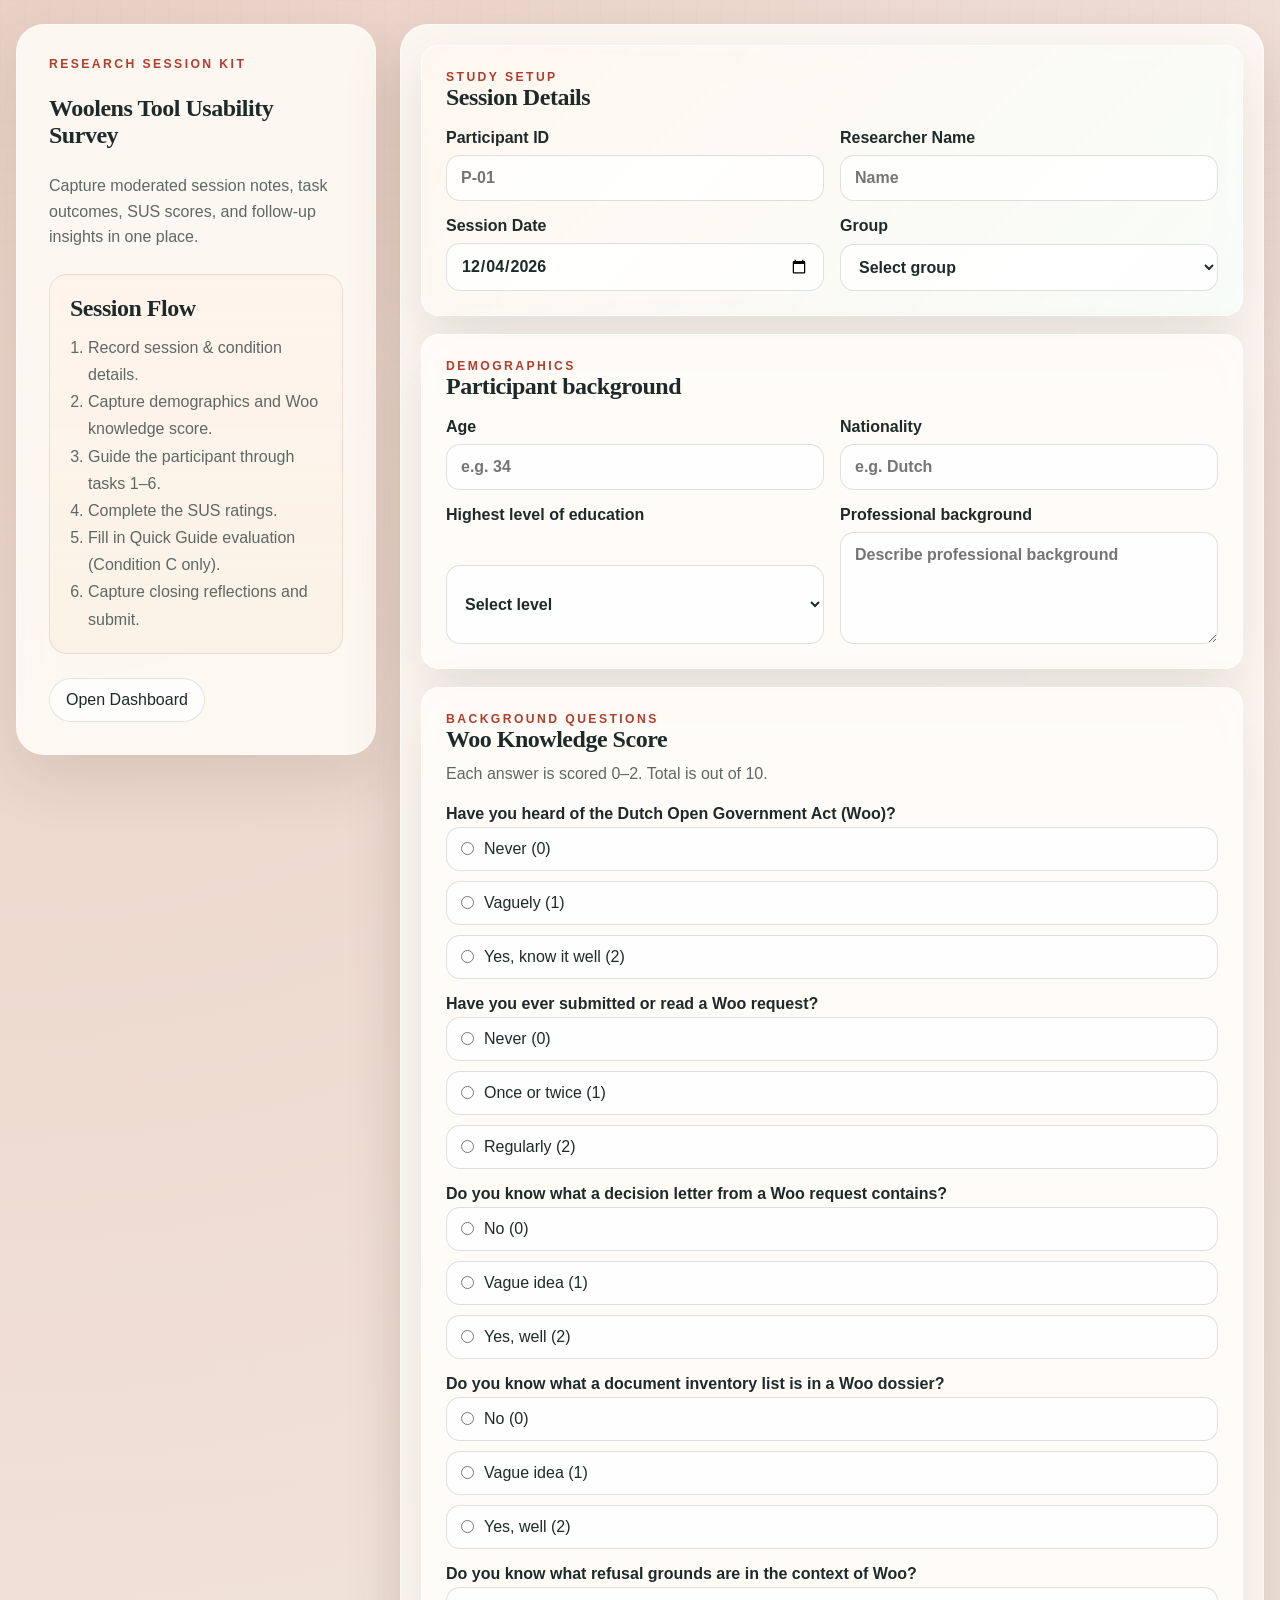
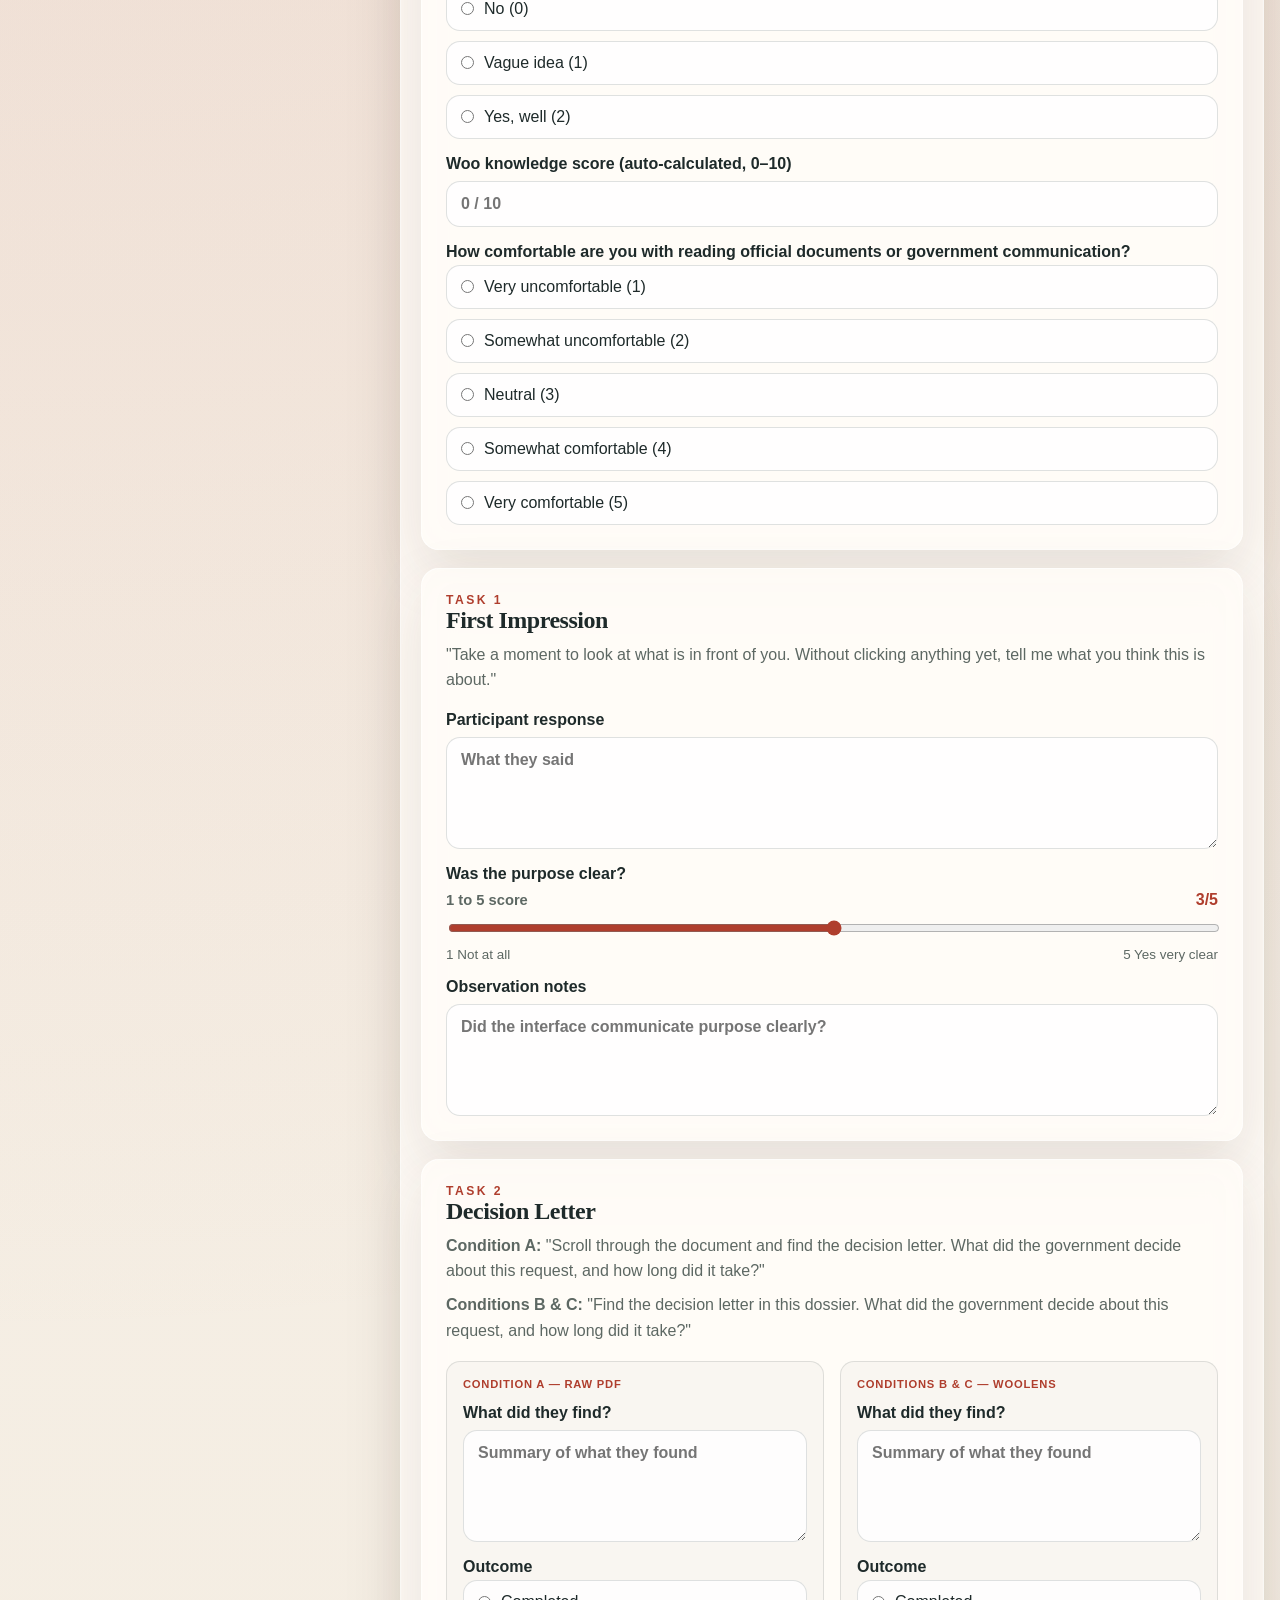
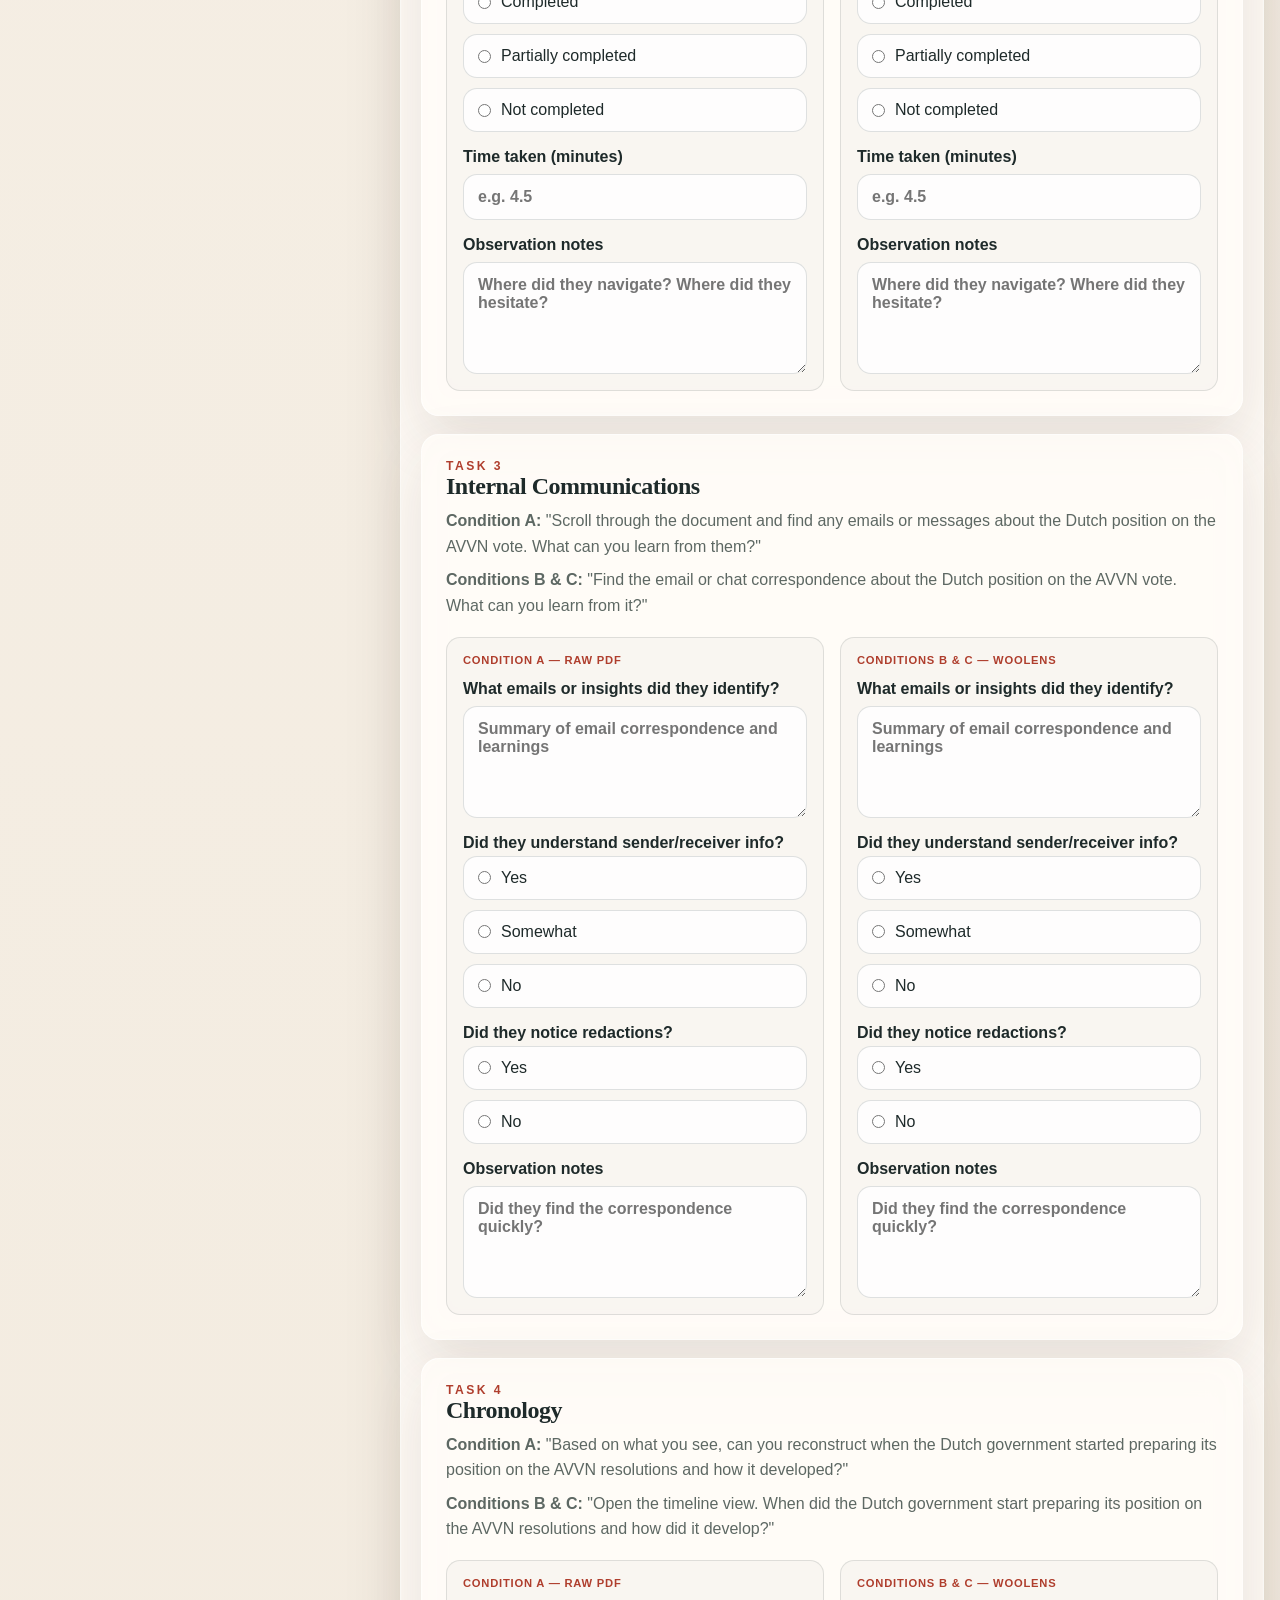
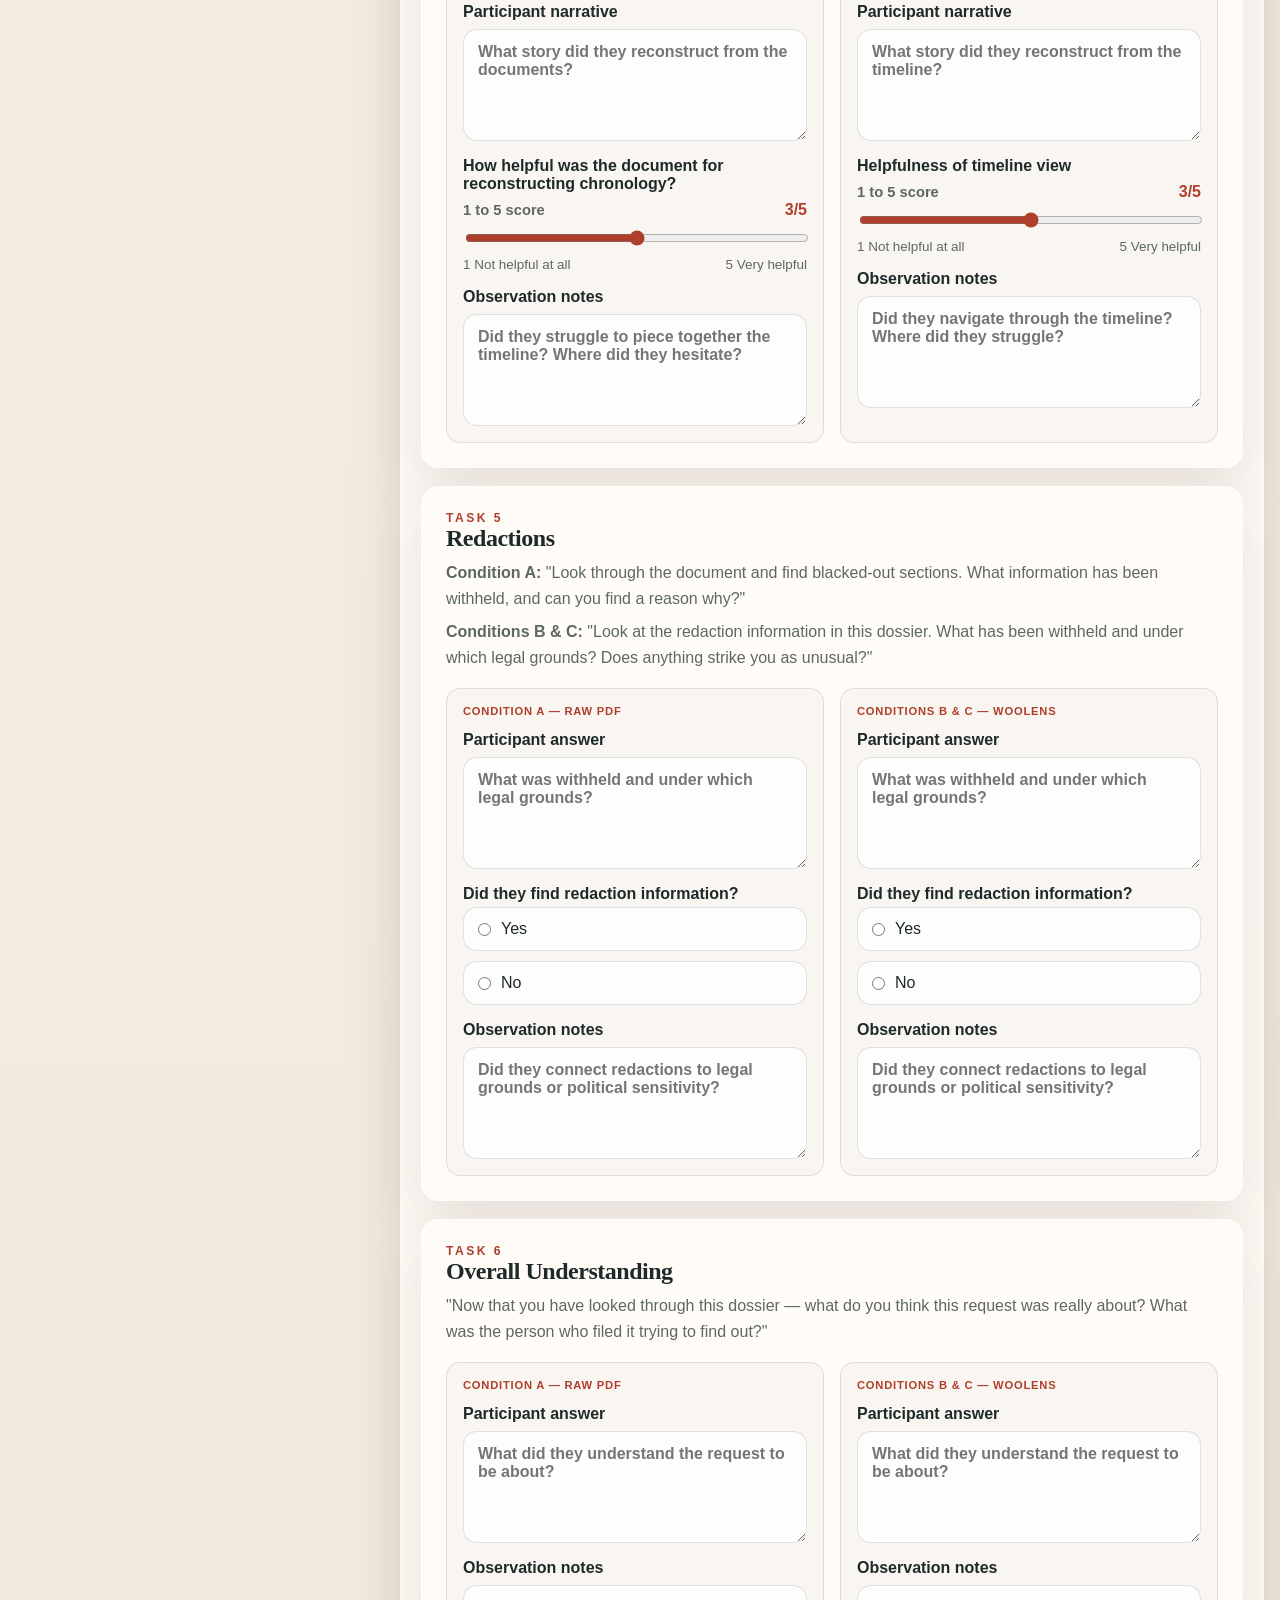
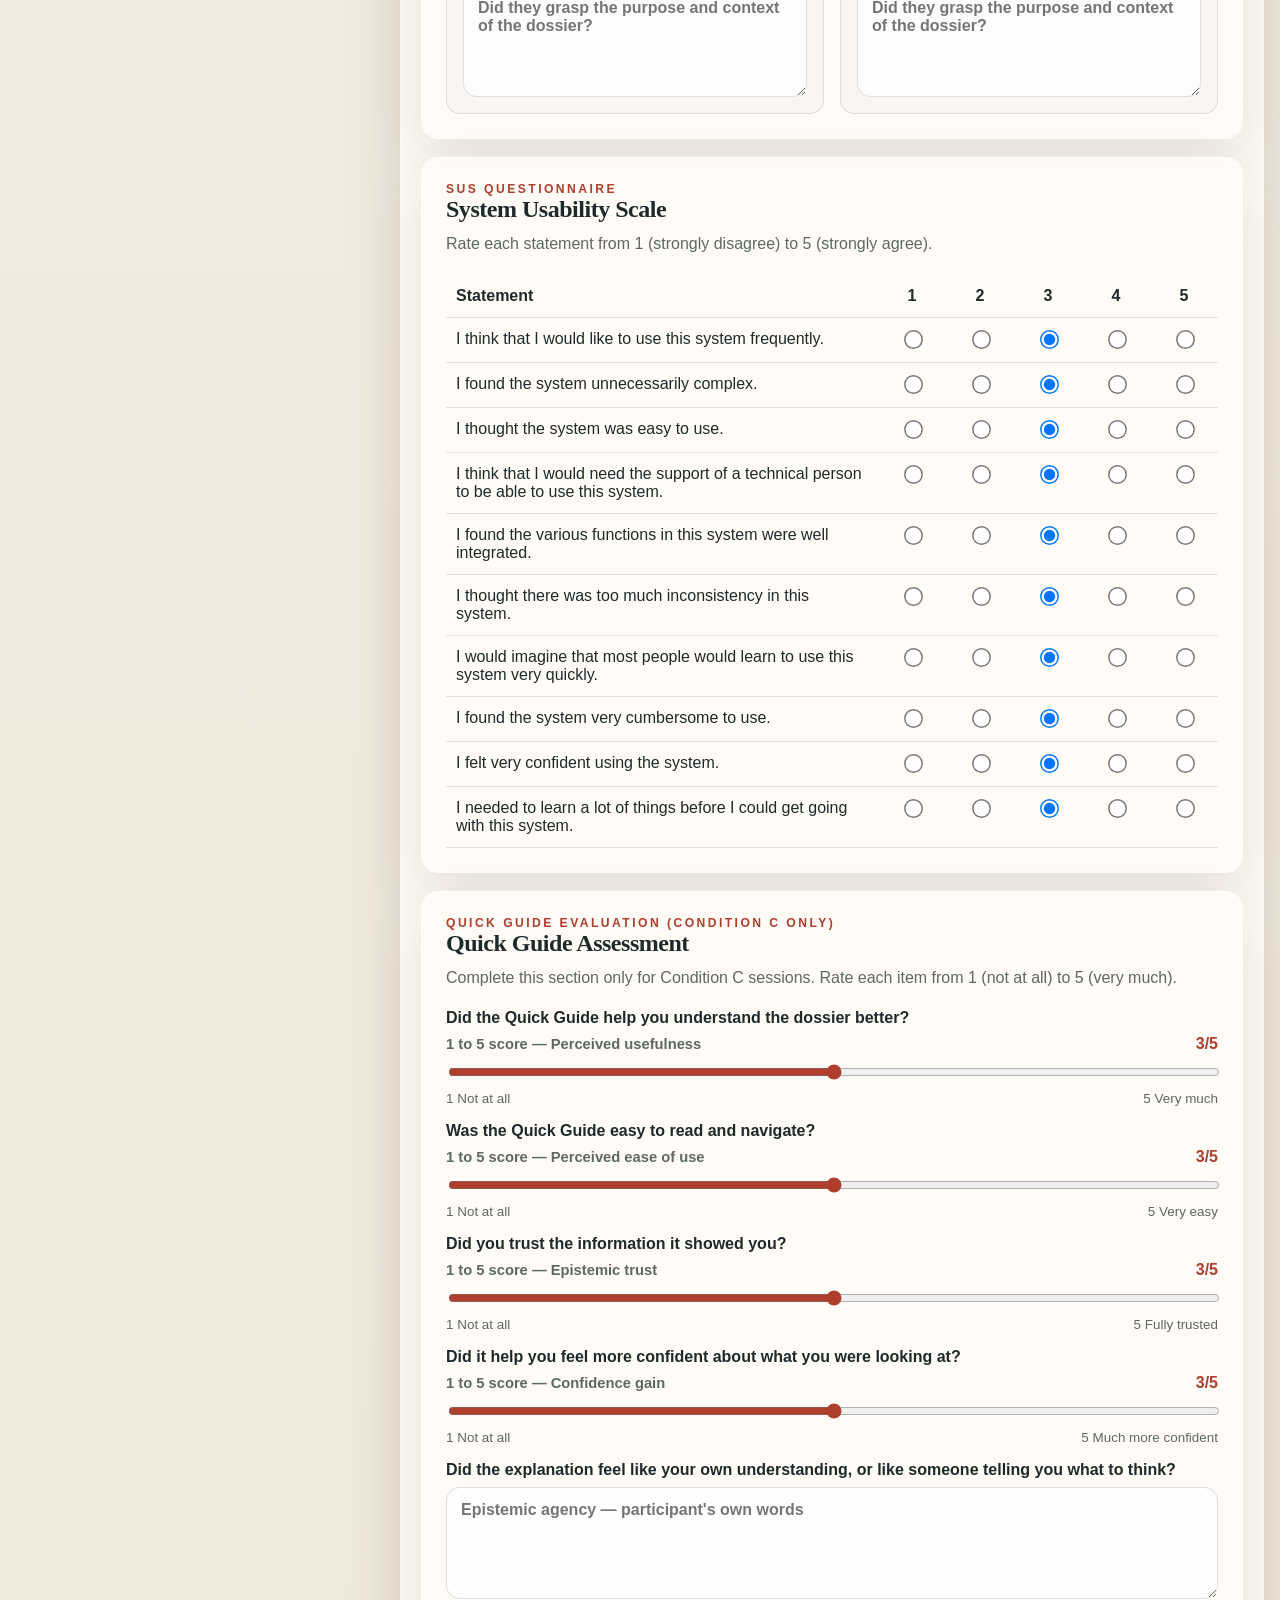
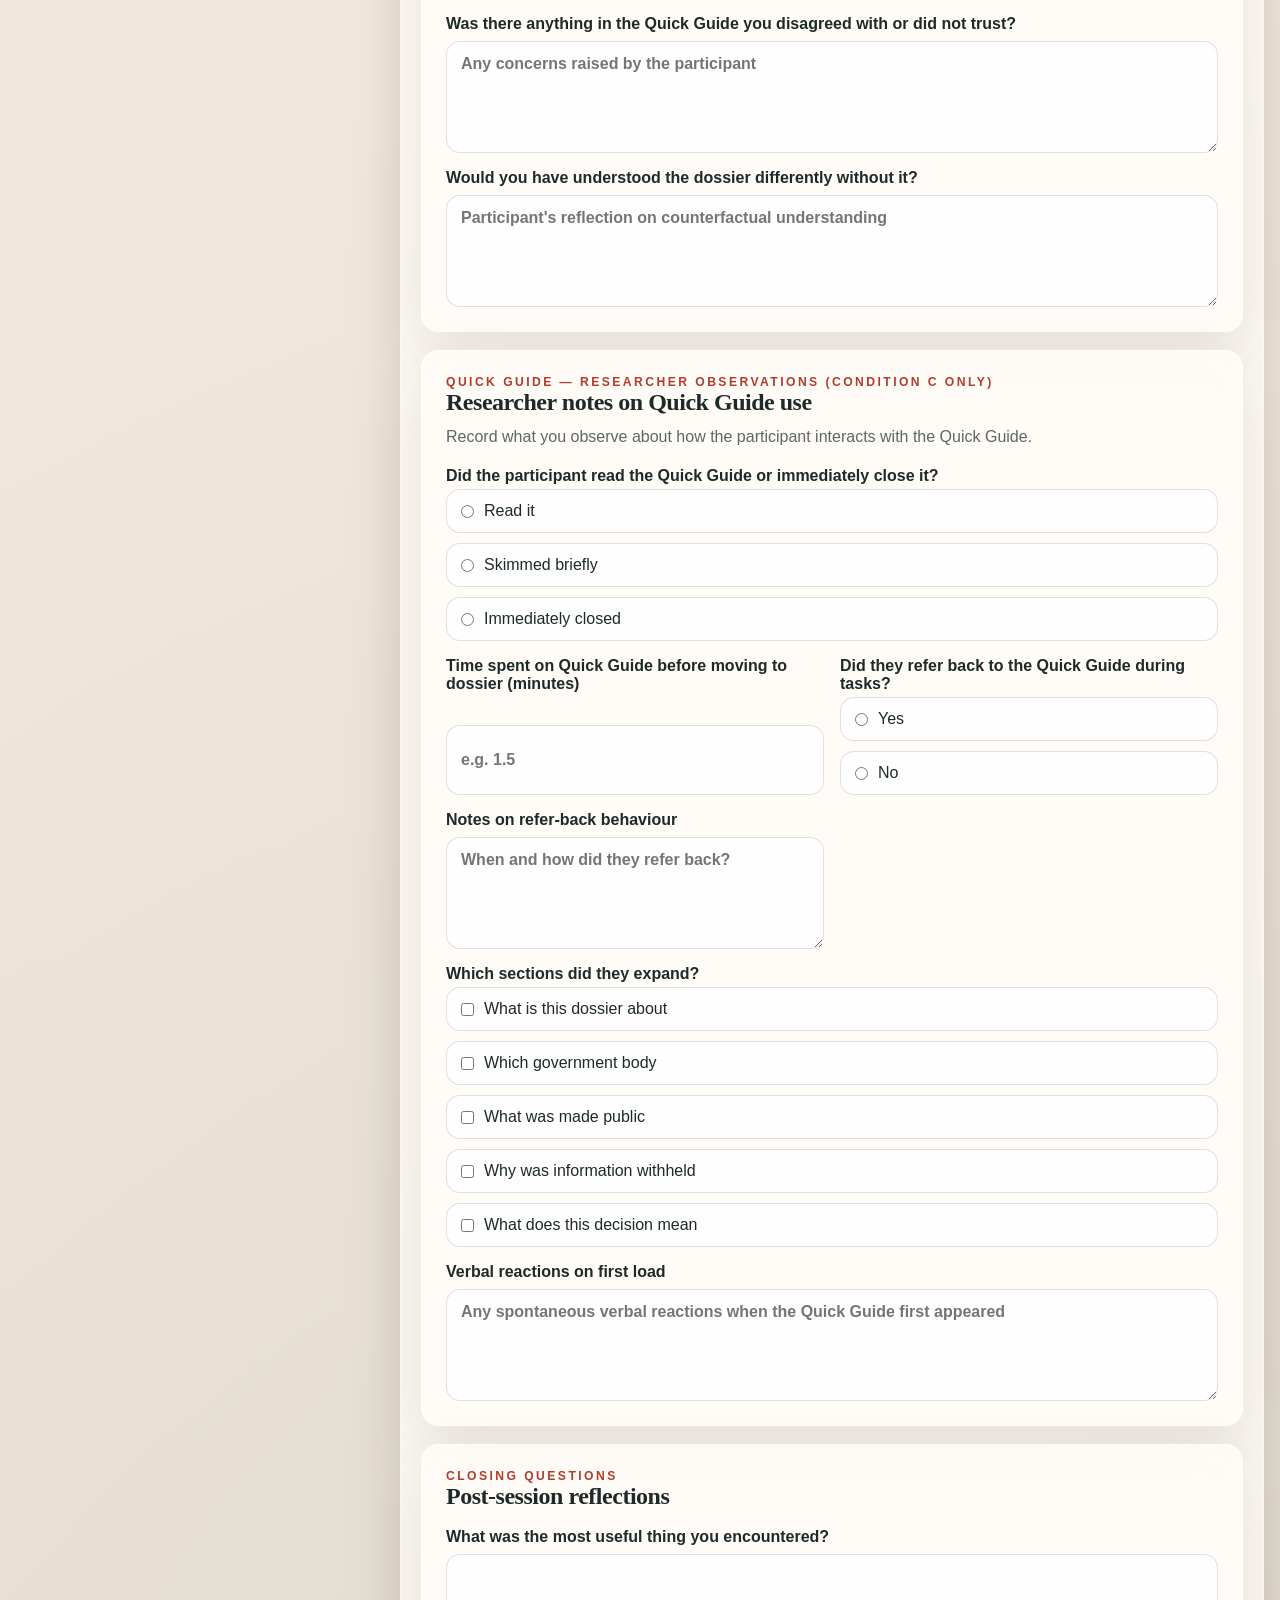
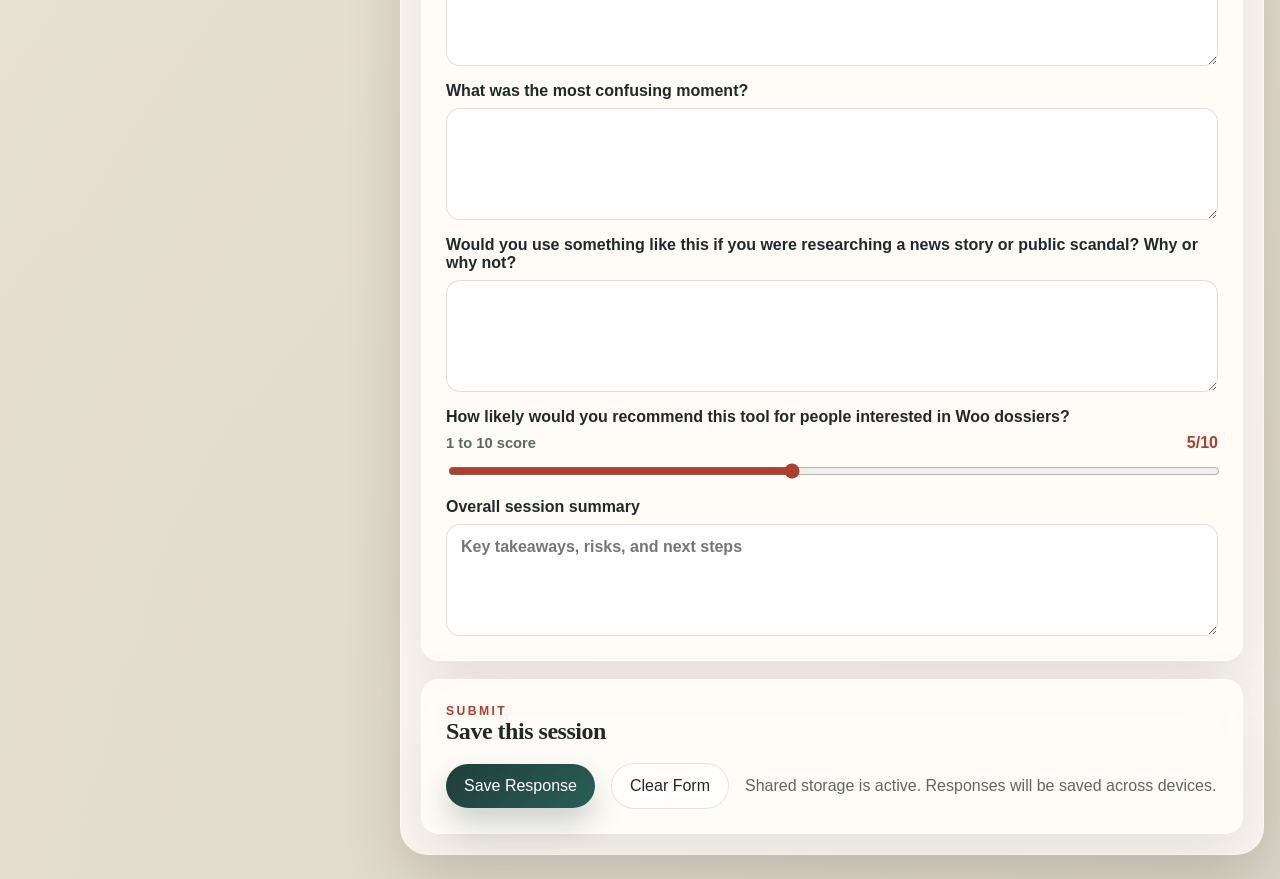
<file: index.html>
<!DOCTYPE html>
<html lang="en">
<head>
  <meta charset="UTF-8" />
  <meta name="viewport" content="width=device-width, initial-scale=1.0" />
  <title>Woolens Tool Usability Survey</title>
  <link rel="stylesheet" href="./styles.css" />
</head>
<body data-page="survey">
  <div class="page-shell">
    <aside class="hero-panel">
      <p class="eyebrow">Research Session Kit</p>
      <h1>Woolens Tool Usability Survey</h1>
      <p class="hero-copy">
        Capture moderated session notes, task outcomes, SUS scores, and follow-up insights in one place.
      </p>
      <div class="hero-card">
        <h2>Session Flow</h2>
        <ol>
          <li>Record session &amp; condition details.</li>
          <li>Capture demographics and Woo knowledge score.</li>
          <li>Guide the participant through tasks 1–6.</li>
          <li>Complete the SUS ratings.</li>
          <li>Fill in Quick Guide evaluation (Condition C only).</li>
          <li>Capture closing reflections and submit.</li>
        </ol>
      </div>
      <a class="admin-link" href="./admin.html">Open Dashboard</a>
    </aside>

    <main class="content-panel">
      <form id="survey-form" class="survey-form">

        <!-- ── SECTION 1: Session & Condition Tracking ── -->
        <section class="section-card intro-card">
          <div>
            <p class="section-kicker">Study Setup</p>
            <h2>Session Details</h2>
          </div>
          <div class="grid two-up">
            <label>
              Participant ID
              <input type="text" name="participantId" placeholder="P-01" required />
            </label>
            <label>
              Researcher Name
              <input type="text" name="researcherName" placeholder="Name" required />
            </label>
            <label>
              Session Date
              <input type="date" name="sessionDate" required />
            </label>
            <label>
              Group
              <select name="group" required>
                <option value="">Select group</option>
                <option value="1">1</option>
                <option value="2">2</option>
                <option value="3">3</option>
                <option value="4">4</option>
                <option value="5">5</option>
                <option value="6">6</option>
              </select>
            </label>
          </div>
        </section>

        <!-- ── SECTION 2: Demographics ── -->
        <section class="section-card">
          <div>
            <p class="section-kicker">Demographics</p>
            <h2>Participant background</h2>
          </div>
          <div class="grid two-up">
            <label>
              Age
              <input type="number" name="age" min="0" max="120" placeholder="e.g. 34" />
            </label>
            <label>
              Nationality
              <input type="text" name="nationality" placeholder="e.g. Dutch" />
            </label>
            <label>
              Highest level of education
              <select name="education">
                <option value="">Select level</option>
                <option value="Primary">Primary</option>
                <option value="Secondary">Secondary</option>
                <option value="Vocational">Vocational</option>
                <option value="University of applied sciences">University of applied sciences</option>
                <option value="Research university">Research university</option>
              </select>
            </label>
            <label>
              Professional background
              <textarea name="professionalBackground" rows="3" placeholder="Describe professional background"></textarea>
            </label>
          </div>
        </section>

        <!-- ── SECTION 3: Woo Knowledge Score ── -->
        <section class="section-card">
          <div>
            <p class="section-kicker">Background Questions</p>
            <h2>Woo Knowledge Score</h2>
            <p class="prompt">Each answer is scored 0–2. Total is out of 10.</p>
          </div>
          <div class="grid">
            <fieldset class="option-group">
              <legend>Have you heard of the Dutch Open Government Act (Woo)?</legend>
              <label class="option-row">
                <input type="radio" name="wooQ1" value="0" />
                <span>Never (0)</span>
              </label>
              <label class="option-row">
                <input type="radio" name="wooQ1" value="1" />
                <span>Vaguely (1)</span>
              </label>
              <label class="option-row">
                <input type="radio" name="wooQ1" value="2" />
                <span>Yes, know it well (2)</span>
              </label>
            </fieldset>
            <fieldset class="option-group">
              <legend>Have you ever submitted or read a Woo request?</legend>
              <label class="option-row">
                <input type="radio" name="wooQ2" value="0" />
                <span>Never (0)</span>
              </label>
              <label class="option-row">
                <input type="radio" name="wooQ2" value="1" />
                <span>Once or twice (1)</span>
              </label>
              <label class="option-row">
                <input type="radio" name="wooQ2" value="2" />
                <span>Regularly (2)</span>
              </label>
            </fieldset>
            <fieldset class="option-group">
              <legend>Do you know what a decision letter from a Woo request contains?</legend>
              <label class="option-row">
                <input type="radio" name="wooQ3" value="0" />
                <span>No (0)</span>
              </label>
              <label class="option-row">
                <input type="radio" name="wooQ3" value="1" />
                <span>Vague idea (1)</span>
              </label>
              <label class="option-row">
                <input type="radio" name="wooQ3" value="2" />
                <span>Yes, well (2)</span>
              </label>
            </fieldset>
            <fieldset class="option-group">
              <legend>Do you know what a document inventory list is in a Woo dossier?</legend>
              <label class="option-row">
                <input type="radio" name="wooQ4" value="0" />
                <span>No (0)</span>
              </label>
              <label class="option-row">
                <input type="radio" name="wooQ4" value="1" />
                <span>Vague idea (1)</span>
              </label>
              <label class="option-row">
                <input type="radio" name="wooQ4" value="2" />
                <span>Yes, well (2)</span>
              </label>
            </fieldset>
            <fieldset class="option-group">
              <legend>Do you know what refusal grounds are in the context of Woo?</legend>
              <label class="option-row">
                <input type="radio" name="wooQ5" value="0" />
                <span>No (0)</span>
              </label>
              <label class="option-row">
                <input type="radio" name="wooQ5" value="1" />
                <span>Vague idea (1)</span>
              </label>
              <label class="option-row">
                <input type="radio" name="wooQ5" value="2" />
                <span>Yes, well (2)</span>
              </label>
            </fieldset>
            <label>
              Woo knowledge score (auto-calculated, 0–10)
              <input type="number" name="wooKnowledgeScore" min="0" max="10" placeholder="0 / 10" />
            </label>
            <fieldset class="option-group">
              <legend>How comfortable are you with reading official documents or government communication?</legend>
              <label class="option-row">
                <input type="radio" name="backgroundComfort" value="Very uncomfortable" />
                <span>Very uncomfortable (1)</span>
              </label>
              <label class="option-row">
                <input type="radio" name="backgroundComfort" value="Somewhat uncomfortable" />
                <span>Somewhat uncomfortable (2)</span>
              </label>
              <label class="option-row">
                <input type="radio" name="backgroundComfort" value="Neutral" />
                <span>Neutral (3)</span>
              </label>
              <label class="option-row">
                <input type="radio" name="backgroundComfort" value="Somewhat comfortable" />
                <span>Somewhat comfortable (4)</span>
              </label>
              <label class="option-row">
                <input type="radio" name="backgroundComfort" value="Very comfortable" />
                <span>Very comfortable (5)</span>
              </label>
            </fieldset>
          </div>
        </section>

        <!-- ── TASK 1: First Impression ── -->
        <section class="section-card">
          <div>
            <p class="section-kicker">Task 1</p>
            <h2>First Impression</h2>
            <p class="prompt">"Take a moment to look at what is in front of you. Without clicking anything yet, tell me what you think this is about."</p>
          </div>
          <div class="grid two-up">
            <label class="full-span">
              Participant response
              <textarea name="task1Response" rows="4" placeholder="What they said"></textarea>
            </label>
            <label class="full-span">
              Was the purpose clear?
              <div class="range-control">
                <div class="range-meta">
                  <span>1 to 5 score</span>
                  <strong data-range-output="task1Clarity">3/5</strong>
                </div>
                <input type="range" min="1" max="5" value="3" name="task1Clarity" />
                <div class="range-endpoints" aria-hidden="true">
                  <span>1 Not at all</span>
                  <span>5 Yes very clear</span>
                </div>
              </div>
            </label>
            <label class="full-span">
              Observation notes
              <textarea name="task1Notes" rows="3" placeholder="Did the interface communicate purpose clearly?"></textarea>
            </label>
          </div>
        </section>

        <!-- ── TASK 2: Decision Letter ── -->
        <section class="section-card">
          <div>
            <p class="section-kicker">Task 2</p>
            <h2>Decision Letter</h2>
            <p class="prompt"><strong>Condition A:</strong> "Scroll through the document and find the decision letter. What did the government decide about this request, and how long did it take?"</p>
            <p class="prompt"><strong>Conditions B &amp; C:</strong> "Find the decision letter in this dossier. What did the government decide about this request, and how long did it take?"</p>
          </div>
          <div class="condition-split">
            <div class="condition-block">
              <p class="condition-label">Condition A — Raw PDF</p>
              <div class="grid">
                <label>
                  What did they find?
                  <textarea name="task2FindingA" rows="4" placeholder="Summary of what they found"></textarea>
                </label>
                <fieldset class="option-group">
                  <legend>Outcome</legend>
                  <label class="option-row">
                    <input type="radio" name="task2OutcomeA" value="Completed" />
                    <span>Completed</span>
                  </label>
                  <label class="option-row">
                    <input type="radio" name="task2OutcomeA" value="Partially completed" />
                    <span>Partially completed</span>
                  </label>
                  <label class="option-row">
                    <input type="radio" name="task2OutcomeA" value="Not completed" />
                    <span>Not completed</span>
                  </label>
                </fieldset>
                <label>
                  Time taken (minutes)
                  <input type="number" min="0" step="0.5" name="task2TimeA" placeholder="e.g. 4.5" />
                </label>
                <label>
                  Observation notes
                  <textarea name="task2NotesA" rows="3" placeholder="Where did they navigate? Where did they hesitate?"></textarea>
                </label>
              </div>
            </div>
            <div class="condition-block">
              <p class="condition-label">Conditions B &amp; C — WOOLens</p>
              <div class="grid">
                <label>
                  What did they find?
                  <textarea name="task2Finding" rows="4" placeholder="Summary of what they found"></textarea>
                </label>
                <fieldset class="option-group">
                  <legend>Outcome</legend>
                  <label class="option-row">
                    <input type="radio" name="task2Outcome" value="Completed" />
                    <span>Completed</span>
                  </label>
                  <label class="option-row">
                    <input type="radio" name="task2Outcome" value="Partially completed" />
                    <span>Partially completed</span>
                  </label>
                  <label class="option-row">
                    <input type="radio" name="task2Outcome" value="Not completed" />
                    <span>Not completed</span>
                  </label>
                </fieldset>
                <label>
                  Time taken (minutes)
                  <input type="number" min="0" step="0.5" name="task2Time" placeholder="e.g. 4.5" />
                </label>
                <label>
                  Observation notes
                  <textarea name="task2Notes" rows="3" placeholder="Where did they navigate? Where did they hesitate?"></textarea>
                </label>
              </div>
            </div>
          </div>
        </section>

        <!-- ── TASK 3: Internal Communications ── -->
        <section class="section-card">
          <div>
            <p class="section-kicker">Task 3</p>
            <h2>Internal Communications</h2>
            <p class="prompt"><strong>Condition A:</strong> "Scroll through the document and find any emails or messages about the Dutch position on the AVVN vote. What can you learn from them?"</p>
            <p class="prompt"><strong>Conditions B &amp; C:</strong> "Find the email or chat correspondence about the Dutch position on the AVVN vote. What can you learn from it?"</p>
          </div>
          <div class="condition-split">
            <div class="condition-block">
              <p class="condition-label">Condition A — Raw PDF</p>
              <div class="grid">
                <label>
                  What emails or insights did they identify?
                  <textarea name="task3FindingA" rows="4" placeholder="Summary of email correspondence and learnings"></textarea>
                </label>
                <fieldset class="option-group">
                  <legend>Did they understand sender/receiver info?</legend>
                  <label class="option-row">
                    <input type="radio" name="task3MetadataUnderstandingA" value="Yes" />
                    <span>Yes</span>
                  </label>
                  <label class="option-row">
                    <input type="radio" name="task3MetadataUnderstandingA" value="Somewhat" />
                    <span>Somewhat</span>
                  </label>
                  <label class="option-row">
                    <input type="radio" name="task3MetadataUnderstandingA" value="No" />
                    <span>No</span>
                  </label>
                </fieldset>
                <fieldset class="option-group">
                  <legend>Did they notice redactions?</legend>
                  <label class="option-row">
                    <input type="radio" name="task3RedactionsA" value="Yes" />
                    <span>Yes</span>
                  </label>
                  <label class="option-row">
                    <input type="radio" name="task3RedactionsA" value="No" />
                    <span>No</span>
                  </label>
                </fieldset>
                <label>
                  Observation notes
                  <textarea name="task3NotesA" rows="3" placeholder="Did they find the correspondence quickly?"></textarea>
                </label>
              </div>
            </div>
            <div class="condition-block">
              <p class="condition-label">Conditions B &amp; C — WOOLens</p>
              <div class="grid">
                <label>
                  What emails or insights did they identify?
                  <textarea name="task3Finding" rows="4" placeholder="Summary of email correspondence and learnings"></textarea>
                </label>
                <fieldset class="option-group">
                  <legend>Did they understand sender/receiver info?</legend>
                  <label class="option-row">
                    <input type="radio" name="task3MetadataUnderstanding" value="Yes" />
                    <span>Yes</span>
                  </label>
                  <label class="option-row">
                    <input type="radio" name="task3MetadataUnderstanding" value="Somewhat" />
                    <span>Somewhat</span>
                  </label>
                  <label class="option-row">
                    <input type="radio" name="task3MetadataUnderstanding" value="No" />
                    <span>No</span>
                  </label>
                </fieldset>
                <fieldset class="option-group">
                  <legend>Did they notice redactions?</legend>
                  <label class="option-row">
                    <input type="radio" name="task3Redactions" value="Yes" />
                    <span>Yes</span>
                  </label>
                  <label class="option-row">
                    <input type="radio" name="task3Redactions" value="No" />
                    <span>No</span>
                  </label>
                </fieldset>
                <label>
                  Observation notes
                  <textarea name="task3Notes" rows="3" placeholder="Did they find the correspondence quickly?"></textarea>
                </label>
              </div>
            </div>
          </div>
        </section>

        <!-- ── TASK 4: Chronology ── -->
        <section class="section-card">
          <div>
            <p class="section-kicker">Task 4</p>
            <h2>Chronology</h2>
            <p class="prompt"><strong>Condition A:</strong> "Based on what you see, can you reconstruct when the Dutch government started preparing its position on the AVVN resolutions and how it developed?"</p>
            <p class="prompt"><strong>Conditions B &amp; C:</strong> "Open the timeline view. When did the Dutch government start preparing its position on the AVVN resolutions and how did it develop?"</p>
          </div>
          <div class="condition-split">
            <div class="condition-block">
              <p class="condition-label">Condition A — Raw PDF</p>
              <div class="grid">
                <label>
                  Participant narrative
                  <textarea name="task4NarrativeA" rows="4" placeholder="What story did they reconstruct from the documents?"></textarea>
                </label>
                <label>
                  How helpful was the document for reconstructing chronology?
                  <div class="range-control">
                    <div class="range-meta">
                      <span>1 to 5 score</span>
                      <strong data-range-output="task4HelpfulnessA">3/5</strong>
                    </div>
                    <input type="range" min="1" max="5" value="3" name="task4HelpfulnessA" />
                    <div class="range-endpoints" aria-hidden="true">
                      <span>1 Not helpful at all</span>
                      <span>5 Very helpful</span>
                    </div>
                  </div>
                </label>
                <label>
                  Observation notes
                  <textarea name="task4NotesA" rows="3" placeholder="Did they struggle to piece together the timeline? Where did they hesitate?"></textarea>
                </label>
              </div>
            </div>
            <div class="condition-block">
              <p class="condition-label">Conditions B &amp; C — WOOLens</p>
              <div class="grid">
                <label>
                  Participant narrative
                  <textarea name="task4Narrative" rows="4" placeholder="What story did they reconstruct from the timeline?"></textarea>
                </label>
                <label>
                  Helpfulness of timeline view
                  <div class="range-control">
                    <div class="range-meta">
                      <span>1 to 5 score</span>
                      <strong data-range-output="task4Helpfulness">3/5</strong>
                    </div>
                    <input type="range" min="1" max="5" value="3" name="task4Helpfulness" />
                    <div class="range-endpoints" aria-hidden="true">
                      <span>1 Not helpful at all</span>
                      <span>5 Very helpful</span>
                    </div>
                  </div>
                </label>
                <label>
                  Observation notes
                  <textarea name="task4Notes" rows="3" placeholder="Did they navigate through the timeline? Where did they struggle?"></textarea>
                </label>
              </div>
            </div>
          </div>
        </section>

        <!-- ── TASK 5: Redactions ── -->
        <section class="section-card">
          <div>
            <p class="section-kicker">Task 5</p>
            <h2>Redactions</h2>
            <p class="prompt"><strong>Condition A:</strong> "Look through the document and find blacked-out sections. What information has been withheld, and can you find a reason why?"</p>
            <p class="prompt"><strong>Conditions B &amp; C:</strong> "Look at the redaction information in this dossier. What has been withheld and under which legal grounds? Does anything strike you as unusual?"</p>
          </div>
          <div class="condition-split">
            <div class="condition-block">
              <p class="condition-label">Condition A — Raw PDF</p>
              <div class="grid">
                <label>
                  Participant answer
                  <textarea name="task5ResponseA" rows="4" placeholder="What was withheld and under which legal grounds?"></textarea>
                </label>
                <fieldset class="option-group">
                  <legend>Did they find redaction information?</legend>
                  <label class="option-row">
                    <input type="radio" name="task5RedactionInfoA" value="Yes" />
                    <span>Yes</span>
                  </label>
                  <label class="option-row">
                    <input type="radio" name="task5RedactionInfoA" value="No" />
                    <span>No</span>
                  </label>
                </fieldset>
                <label>
                  Observation notes
                  <textarea name="task5NotesA" rows="3" placeholder="Did they connect redactions to legal grounds or political sensitivity?"></textarea>
                </label>
              </div>
            </div>
            <div class="condition-block">
              <p class="condition-label">Conditions B &amp; C — WOOLens</p>
              <div class="grid">
                <label>
                  Participant answer
                  <textarea name="task5Response" rows="4" placeholder="What was withheld and under which legal grounds?"></textarea>
                </label>
                <fieldset class="option-group">
                  <legend>Did they find redaction information?</legend>
                  <label class="option-row">
                    <input type="radio" name="task5RedactionInfo" value="Yes" />
                    <span>Yes</span>
                  </label>
                  <label class="option-row">
                    <input type="radio" name="task5RedactionInfo" value="No" />
                    <span>No</span>
                  </label>
                </fieldset>
                <label>
                  Observation notes
                  <textarea name="task5Notes" rows="3" placeholder="Did they connect redactions to legal grounds or political sensitivity?"></textarea>
                </label>
              </div>
            </div>
          </div>
        </section>

        <!-- ── TASK 6: Overall Understanding ── -->
        <section class="section-card">
          <div>
            <p class="section-kicker">Task 6</p>
            <h2>Overall Understanding</h2>
            <p class="prompt">"Now that you have looked through this dossier — what do you think this request was really about? What was the person who filed it trying to find out?"</p>
          </div>
          <div class="condition-split">
            <div class="condition-block">
              <p class="condition-label">Condition A — Raw PDF</p>
              <div class="grid">
                <label>
                  Participant answer
                  <textarea name="task6ResponseA" rows="4" placeholder="What did they understand the request to be about?"></textarea>
                </label>
                <label>
                  Observation notes
                  <textarea name="task6NotesA" rows="3" placeholder="Did they grasp the purpose and context of the dossier?"></textarea>
                </label>
              </div>
            </div>
            <div class="condition-block">
              <p class="condition-label">Conditions B &amp; C — WOOLens</p>
              <div class="grid">
                <label>
                  Participant answer
                  <textarea name="task6Response" rows="4" placeholder="What did they understand the request to be about?"></textarea>
                </label>
                <label>
                  Observation notes
                  <textarea name="task6Notes" rows="3" placeholder="Did they grasp the purpose and context of the dossier?"></textarea>
                </label>
              </div>
            </div>
          </div>
        </section>

        <!-- ── SUS Questionnaire (unchanged) ── -->
        <section class="section-card">
          <div>
            <p class="section-kicker">SUS Questionnaire</p>
            <h2>System Usability Scale</h2>
            <p class="prompt">Rate each statement from 1 (strongly disagree) to 5 (strongly agree).</p>
          </div>
          <div class="sus-grid" id="sus-grid"></div>
        </section>

        <!-- ── Quick Guide Evaluation (Condition C only) ── -->
        <section class="section-card">
          <div>
            <p class="section-kicker">Quick Guide Evaluation (Condition C only)</p>
            <h2>Quick Guide Assessment</h2>
            <p class="prompt">Complete this section only for Condition C sessions. Rate each item from 1 (not at all) to 5 (very much).</p>
          </div>
          <div class="grid">
            <label>
              Did the Quick Guide help you understand the dossier better?
              <div class="range-control">
                <div class="range-meta">
                  <span>1 to 5 score — Perceived usefulness</span>
                  <strong data-range-output="snelwijzerHelpfulness">3/5</strong>
                </div>
                <input type="range" min="1" max="5" value="3" name="snelwijzerHelpfulness" />
                <div class="range-endpoints" aria-hidden="true">
                  <span>1 Not at all</span>
                  <span>5 Very much</span>
                </div>
              </div>
            </label>
            <label>
              Was the Quick Guide easy to read and navigate?
              <div class="range-control">
                <div class="range-meta">
                  <span>1 to 5 score — Perceived ease of use</span>
                  <strong data-range-output="snelwijzerEaseOfUse">3/5</strong>
                </div>
                <input type="range" min="1" max="5" value="3" name="snelwijzerEaseOfUse" />
                <div class="range-endpoints" aria-hidden="true">
                  <span>1 Not at all</span>
                  <span>5 Very easy</span>
                </div>
              </div>
            </label>
            <label>
              Did you trust the information it showed you?
              <div class="range-control">
                <div class="range-meta">
                  <span>1 to 5 score — Epistemic trust</span>
                  <strong data-range-output="snelwijzerTrust">3/5</strong>
                </div>
                <input type="range" min="1" max="5" value="3" name="snelwijzerTrust" />
                <div class="range-endpoints" aria-hidden="true">
                  <span>1 Not at all</span>
                  <span>5 Fully trusted</span>
                </div>
              </div>
            </label>
            <label>
              Did it help you feel more confident about what you were looking at?
              <div class="range-control">
                <div class="range-meta">
                  <span>1 to 5 score — Confidence gain</span>
                  <strong data-range-output="snelwijzerConfidence">3/5</strong>
                </div>
                <input type="range" min="1" max="5" value="3" name="snelwijzerConfidence" />
                <div class="range-endpoints" aria-hidden="true">
                  <span>1 Not at all</span>
                  <span>5 Much more confident</span>
                </div>
              </div>
            </label>
            <label>
              Did the explanation feel like your own understanding, or like someone telling you what to think?
              <textarea name="snelwijzerAgency" rows="3" placeholder="Epistemic agency — participant's own words"></textarea>
            </label>
            <label>
              Was there anything in the Quick Guide you disagreed with or did not trust?
              <textarea name="snelwijzerDisagreement" rows="3" placeholder="Any concerns raised by the participant"></textarea>
            </label>
            <label>
              Would you have understood the dossier differently without it?
              <textarea name="snelwijzerWithout" rows="3" placeholder="Participant's reflection on counterfactual understanding"></textarea>
            </label>
          </div>
        </section>

        <!-- ── Quick Guide Researcher Observations (Condition C only) ── -->
        <section class="section-card">
          <div>
            <p class="section-kicker">Quick Guide — Researcher Observations (Condition C only)</p>
            <h2>Researcher notes on Quick Guide use</h2>
            <p class="prompt">Record what you observe about how the participant interacts with the Quick Guide.</p>
          </div>
          <div class="grid two-up">
            <fieldset class="option-group full-span">
              <legend>Did the participant read the Quick Guide or immediately close it?</legend>
              <label class="option-row">
                <input type="radio" name="snelwijzerInitialBehavior" value="Read" />
                <span>Read it</span>
              </label>
              <label class="option-row">
                <input type="radio" name="snelwijzerInitialBehavior" value="Skimmed" />
                <span>Skimmed briefly</span>
              </label>
              <label class="option-row">
                <input type="radio" name="snelwijzerInitialBehavior" value="Immediately closed" />
                <span>Immediately closed</span>
              </label>
            </fieldset>
            <label>
              Time spent on Quick Guide before moving to dossier (minutes)
              <input type="number" min="0" step="0.25" name="snelwijzerTimeSpent" placeholder="e.g. 1.5" />
            </label>
            <fieldset class="option-group">
              <legend>Did they refer back to the Quick Guide during tasks?</legend>
              <label class="option-row">
                <input type="radio" name="snelwijzerReferBack" value="Yes" />
                <span>Yes</span>
              </label>
              <label class="option-row">
                <input type="radio" name="snelwijzerReferBack" value="No" />
                <span>No</span>
              </label>
            </fieldset>
            <label>
              Notes on refer-back behaviour
              <textarea name="snelwijzerReferBackNotes" rows="3" placeholder="When and how did they refer back?"></textarea>
            </label>
            <fieldset class="option-group full-span">
              <legend>Which sections did they expand?</legend>
              <label class="option-row">
                <input type="checkbox" name="snelwijzerSectionAbout" value="Yes" />
                <span>What is this dossier about</span>
              </label>
              <label class="option-row">
                <input type="checkbox" name="snelwijzerSectionGovBody" value="Yes" />
                <span>Which government body</span>
              </label>
              <label class="option-row">
                <input type="checkbox" name="snelwijzerSectionPublic" value="Yes" />
                <span>What was made public</span>
              </label>
              <label class="option-row">
                <input type="checkbox" name="snelwijzerSectionWithheld" value="Yes" />
                <span>Why was information withheld</span>
              </label>
              <label class="option-row">
                <input type="checkbox" name="snelwijzerSectionDecision" value="Yes" />
                <span>What does this decision mean</span>
              </label>
            </fieldset>
            <label class="full-span">
              Verbal reactions on first load
              <textarea name="snelwijzerVerbalReactions" rows="3" placeholder="Any spontaneous verbal reactions when the Quick Guide first appeared"></textarea>
            </label>
          </div>
        </section>

        <!-- ── Closing Questions (unchanged) ── -->
        <section class="section-card">
          <div>
            <p class="section-kicker">Closing Questions</p>
            <h2>Post-session reflections</h2>
          </div>
          <div class="grid">
            <label>
              What was the most useful thing you encountered?
              <textarea name="closingUseful" rows="3"></textarea>
            </label>
            <label>
              What was the most confusing moment?
              <textarea name="closingConfusing" rows="3"></textarea>
            </label>
            <label>
              Would you use something like this if you were researching a news story or public scandal? Why or why not?
              <textarea name="closingAdoption" rows="4"></textarea>
            </label>
            <label>
              How likely would you recommend this tool for people interested in Woo dossiers?
              <div class="range-control">
                <div class="range-meta">
                  <span>1 to 10 score</span>
                  <strong data-range-output="closingRecommend">5/10</strong>
                </div>
                <input type="range" min="1" max="10" value="5" name="closingRecommend" />
              </div>
            </label>
            <label>
              Overall session summary
              <textarea name="sessionSummary" rows="4" placeholder="Key takeaways, risks, and next steps"></textarea>
            </label>
          </div>
        </section>

        <!-- ── Submit ── -->
        <section class="section-card actions-card">
          <div>
            <p class="section-kicker">Submit</p>
            <h2>Save this session</h2>
          </div>
          <div class="actions-row">
            <button type="submit" class="primary-button">Save Response</button>
            <button type="reset" class="secondary-button">Clear Form</button>
            <p id="form-status" class="status-text" aria-live="polite"></p>
          </div>
        </section>

      </form>
    </main>
  </div>

  <script src="./config.js?v=20260509-3"></script>
  <script src="./app.js?v=20260509-3"></script>
</body>
</html>
</file>
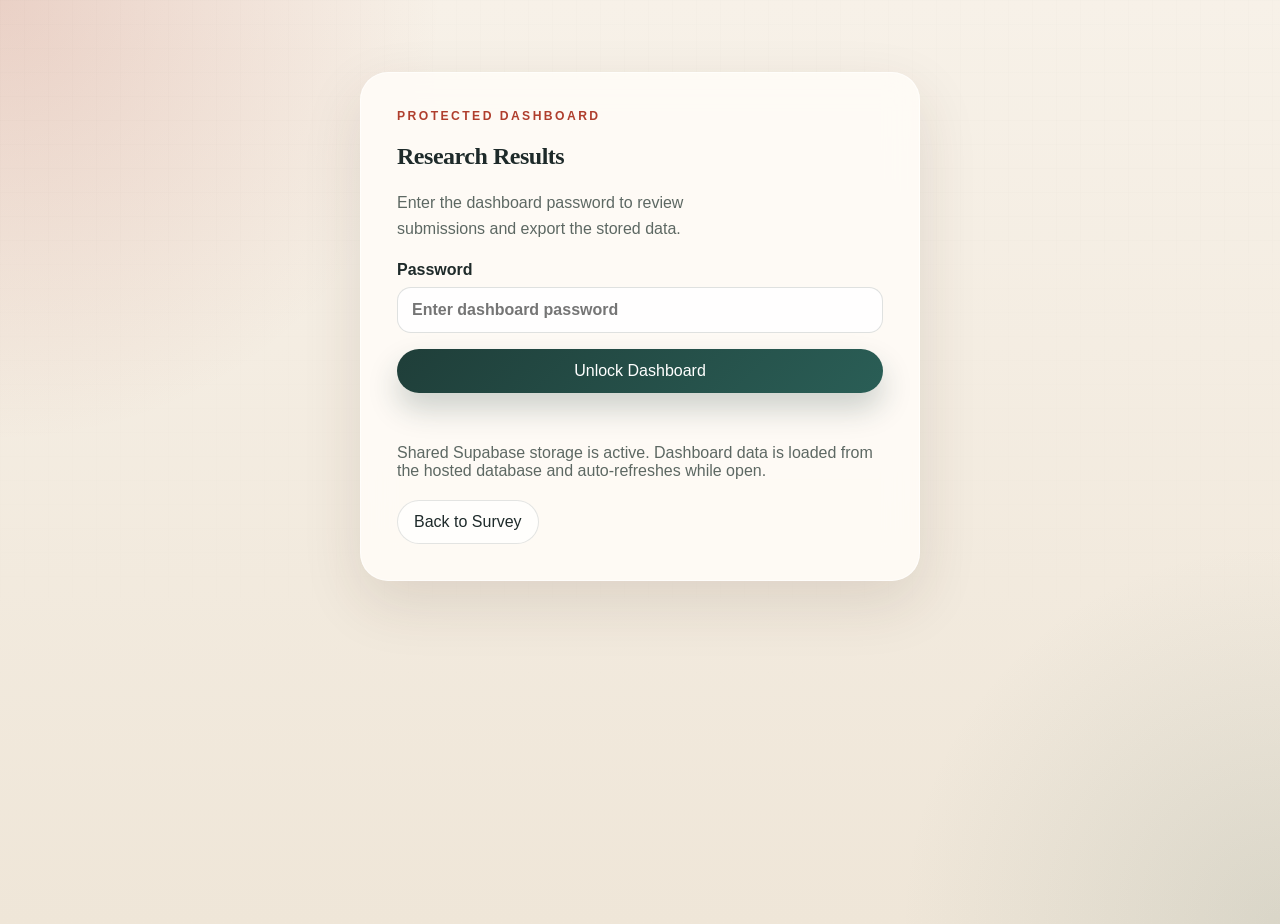
<file: admin.html>
<!DOCTYPE html>
<html lang="en">
<head>
  <meta charset="UTF-8" />
  <meta name="viewport" content="width=device-width, initial-scale=1.0" />
  <title>UX Research Dashboard</title>
  <link rel="stylesheet" href="./styles.css" />
</head>
<body data-page="admin">
  <div class="admin-shell">
    <section class="login-panel" id="login-panel">
      <p class="eyebrow">Protected Dashboard</p>
      <h1>Research Results</h1>
      <p class="hero-copy">Enter the dashboard password to review submissions and export the stored data.</p>
      <form id="login-form" class="login-form">
        <label>
          Password
          <input type="password" name="password" placeholder="Enter dashboard password" required />
        </label>
        <button type="submit" class="primary-button">Unlock Dashboard</button>
        <p id="login-status" class="status-text" aria-live="polite"></p>
        <p id="storage-status" class="status-text" aria-live="polite"></p>
      </form>
      <a class="admin-link" href="./index.html">Back to Survey</a>
    </section>

    <section class="dashboard-panel hidden" id="dashboard-panel">
      <div class="dashboard-header">
        <div>
          <p class="eyebrow">Admin View</p>
          <h1>Usability Study Dashboard</h1>
        </div>
        <div class="dashboard-actions">
          <a class="secondary-button" href="./index.html">Back to Survey</a>
          <button id="export-json" class="secondary-button" type="button">Export JSON</button>
          <button id="export-csv" class="secondary-button" type="button">Export CSV</button>
        </div>
      </div>

      <div class="metric-grid" id="metric-grid"></div>

      <section class="section-card">
        <div>
          <p class="section-kicker">OpenAI Analysis</p>
          <h2>Optional AI configuration</h2>
          <p class="prompt">Add an OpenAI API key to generate richer AI summaries directly from the dashboard. Without a key, the dashboard uses the built-in local analysis.</p>
        </div>
        <div class="ai-config-grid">
          <label>
            OpenAI API Key
            <input id="openai-api-key" type="password" placeholder="sk-..." autocomplete="off" />
          </label>
          <label>
            Model
            <input id="openai-model" type="text" placeholder="gpt-4.1-mini" />
          </label>
        </div>
        <div class="dashboard-actions ai-actions">
          <button id="save-openai-settings" class="secondary-button" type="button">Save AI Settings</button>
          <button id="run-openai-analysis" class="primary-button" type="button">Run OpenAI Analysis</button>
          <button id="clear-openai-settings" class="secondary-button" type="button">Clear AI Settings</button>
        </div>
        <p id="ai-config-status" class="status-text" aria-live="polite"></p>
      </section>

      <section class="section-card">
        <div>
          <p class="section-kicker">Automated Synthesis</p>
          <h2>Overall summary, pains, and gains</h2>
        </div>
        <div id="ai-summary" class="insight-grid"></div>
      </section>

      <section class="section-card">
        <div>
          <p class="section-kicker">SUS Overview</p>
          <h2>Headline score, benchmark, and item breakdown</h2>
        </div>
        <div class="chart-grid">
          <div id="sus-benchmark" class="chart-card chart-block"></div>
          <div id="sus-distribution" class="chart-card chart-block"></div>
          <div id="sus-chart" class="chart-card chart-block"></div>
          <div id="performance-sus-scatter" class="chart-card chart-block"></div>
        </div>
        <div id="sus-summary" class="sus-summary"></div>
      </section>

      <section class="section-card">
        <div>
          <p class="section-kicker">Per-task Metrics</p>
          <h2>Completion, timing, and friction by task</h2>
        </div>
        <div class="chart-grid">
          <div id="task-outcome-chart" class="chart-card chart-block"></div>
          <div id="task-time-chart" class="chart-card chart-block"></div>
          <div id="task-friction-chart" class="chart-card chart-block"></div>
          <div id="redaction-understanding-chart" class="chart-card chart-block"></div>
        </div>
      </section>

      <section class="section-card">
        <div>
          <p class="section-kicker">Condition Comparison</p>
          <h2>Condition A (raw PDF) vs Conditions B &amp; C (WOOLens)</h2>
        </div>
        <div class="chart-grid">
          <div id="condition-task2-chart" class="chart-card chart-block"></div>
          <div id="condition-task2-time-chart" class="chart-card chart-block"></div>
          <div id="condition-task3-chart" class="chart-card chart-block"></div>
          <div id="condition-task4-chart" class="chart-card chart-block"></div>
          <div id="condition-task5-chart" class="chart-card chart-block"></div>
        </div>
      </section>

      <section class="section-card">
        <div>
          <p class="section-kicker">Group Breakdown</p>
          <h2>Responses and SUS scores by group</h2>
        </div>
        <div class="chart-grid">
          <div id="group-distribution-chart" class="chart-card chart-block"></div>
          <div id="group-sus-chart" class="chart-card chart-block"></div>
        </div>
      </section>

      <section class="section-card">
        <div>
          <p class="section-kicker">Quick Guide — Condition C</p>
          <h2>Quick Guide evaluation scores and initial behaviour</h2>
        </div>
        <div class="chart-grid">
          <div id="quick-guide-scores-chart" class="chart-card chart-block"></div>
          <div id="quick-guide-behavior-chart" class="chart-card chart-block"></div>
        </div>
      </section>

      <section class="section-card">
        <div>
          <p class="section-kicker">Discovery Patterns</p>
          <h2>Feature usage and qualitative themes</h2>
        </div>
        <div class="chart-grid">
          <div id="feature-usage-heatmap" class="chart-card chart-block"></div>
          <div id="qualitative-theme-chart" class="chart-card chart-block"></div>
        </div>
      </section>

      <section class="section-card">
        <div>
          <p class="section-kicker">Task Outcomes</p>
          <h2>What participants struggled with</h2>
        </div>
        <div id="task-summary" class="task-summary"></div>
      </section>

      <section class="section-card">
        <div>
          <p class="section-kicker">AI Theme Analysis</p>
          <h2>Task observations by theme</h2>
        </div>
        <div id="task-themes" class="task-theme-grid"></div>
      </section>

      <section class="section-card">
        <div>
          <p class="section-kicker">Submissions</p>
          <h2>Response overview per candidate</h2>
        </div>
        <div id="responses-list" class="responses-list"></div>
      </section>
    </section>
  </div>

  <script src="./config.js?v=20260510-1"></script>
  <script src="./app.js?v=20260510-1"></script>
</body>
</html>
</file>
<file: styles.css>
:root {
  --bg: #f4efe6;
  --panel: rgba(255, 252, 247, 0.88);
  --panel-strong: #fffaf2;
  --ink: #1e2a2a;
  --muted: #5d6863;
  --accent: #af3e2d;
  --accent-soft: #e7b89f;
  --line: rgba(30, 42, 42, 0.12);
  --success: #2f7d4a;
  --danger: #8a2f1d;
  --shadow: 0 22px 60px rgba(62, 40, 21, 0.12);
  --radius-xl: 28px;
  --radius-lg: 18px;
}

* {
  box-sizing: border-box;
}

body {
  margin: 0;
  font-family: "Avenir Next", "Helvetica Neue", sans-serif;
  color: var(--ink);
  background:
    radial-gradient(circle at top left, rgba(175, 62, 45, 0.18), transparent 28%),
    radial-gradient(circle at bottom right, rgba(105, 128, 115, 0.16), transparent 24%),
    linear-gradient(180deg, #f7f1e8 0%, #efe6d8 100%);
  min-height: 100vh;
}

body::before {
  content: "";
  position: fixed;
  inset: 0;
  background-image: linear-gradient(rgba(30, 42, 42, 0.03) 1px, transparent 1px), linear-gradient(90deg, rgba(30, 42, 42, 0.03) 1px, transparent 1px);
  background-size: 24px 24px;
  pointer-events: none;
  mask-image: linear-gradient(180deg, rgba(0, 0, 0, 0.28), transparent 85%);
}

h1,
h2,
h3 {
  font-family: "Iowan Old Style", "Palatino Linotype", Georgia, serif;
  margin: 0;
  letter-spacing: -0.02em;
}

p {
  margin: 0;
}

a {
  color: inherit;
}

.page-shell,
.admin-shell {
  position: relative;
  z-index: 1;
  width: min(1380px, calc(100% - 32px));
  margin: 24px auto;
  display: grid;
  gap: 24px;
}

.page-shell {
  grid-template-columns: minmax(280px, 360px) minmax(0, 1fr);
  align-items: start;
}

.hero-panel,
.content-panel,
.login-panel,
.dashboard-panel,
.section-card {
  backdrop-filter: blur(16px);
  background: var(--panel);
  border: 1px solid rgba(255, 255, 255, 0.65);
  box-shadow: var(--shadow);
}

.hero-panel,
.login-panel,
.dashboard-panel,
.content-panel {
  border-radius: var(--radius-xl);
}

.hero-panel {
  padding: 32px;
  position: sticky;
  top: 24px;
  display: grid;
  gap: 24px;
}

.content-panel,
.dashboard-panel {
  padding: 20px;
}

.hero-copy {
  color: var(--muted);
  line-height: 1.6;
  max-width: 38ch;
}

.eyebrow,
.section-kicker {
  text-transform: uppercase;
  letter-spacing: 0.2em;
  font-size: 0.76rem;
  color: var(--accent);
  font-weight: 700;
}

.hero-card {
  padding: 20px;
  border-radius: var(--radius-lg);
  background: linear-gradient(180deg, rgba(255, 244, 236, 0.98), rgba(250, 241, 229, 0.88));
  border: 1px solid rgba(175, 62, 45, 0.14);
}

.hero-card ol {
  margin: 12px 0 0;
  padding-left: 18px;
  color: var(--muted);
  line-height: 1.7;
}

.admin-link {
  justify-self: start;
  text-decoration: none;
  padding: 12px 16px;
  border-radius: 999px;
  border: 1px solid var(--line);
  background: rgba(255, 255, 255, 0.7);
}

.survey-form {
  display: grid;
  gap: 18px;
}

.section-card {
  border-radius: var(--radius-lg);
  padding: 24px;
  display: grid;
  gap: 18px;
}

.intro-card {
  background: linear-gradient(135deg, rgba(255, 247, 239, 0.95), rgba(247, 252, 249, 0.88));
}

.prompt {
  margin-top: 8px;
  color: var(--muted);
  line-height: 1.6;
}

.grid {
  display: grid;
  gap: 16px;
}

.two-up {
  grid-template-columns: repeat(2, minmax(0, 1fr));
}

.full-span {
  grid-column: 1 / -1;
}

label {
  display: grid;
  gap: 8px;
  font-weight: 600;
  color: var(--ink);
}

fieldset {
  margin: 0;
  padding: 0;
  border: 0;
}

legend {
  padding: 0;
}

input,
select,
textarea,
button {
  font: inherit;
}

input,
select,
textarea {
  width: 100%;
  border-radius: 14px;
  border: 1px solid rgba(30, 42, 42, 0.14);
  padding: 13px 14px;
  background: rgba(255, 255, 255, 0.85);
  color: var(--ink);
}

textarea {
  resize: vertical;
  min-height: 112px;
}

input:focus,
select:focus,
textarea:focus {
  outline: 2px solid rgba(175, 62, 45, 0.18);
  border-color: rgba(175, 62, 45, 0.5);
}

input[type="range"] {
  width: 100%;
  padding: 0;
  accent-color: var(--accent);
  background: transparent;
}

.range-control {
  display: grid;
  gap: 8px;
}

.range-endpoints {
  display: flex;
  justify-content: space-between;
  gap: 16px;
  color: var(--muted);
  font-size: 0.84rem;
  font-weight: 500;
}

.option-group {
  display: grid;
  gap: 10px;
}

.option-group legend {
  margin-bottom: 4px;
  font-weight: 600;
  color: var(--ink);
}

.option-row {
  display: flex;
  align-items: center;
  gap: 10px;
  padding: 12px 14px;
  border: 1px solid rgba(30, 42, 42, 0.14);
  border-radius: 14px;
  background: rgba(255, 255, 255, 0.85);
  font-weight: 500;
}

.option-row input[type="radio"],
.option-row input[type="checkbox"] {
  width: auto;
  padding: 0;
  border: 0;
  border-radius: 999px;
  background: transparent;
  margin: 0;
  accent-color: var(--accent);
}

.range-meta {
  display: flex;
  justify-content: space-between;
  gap: 12px;
  align-items: center;
  color: var(--muted);
  font-size: 0.92rem;
}

.range-meta strong {
  color: var(--accent);
  font-size: 1rem;
}

.actions-row,
.dashboard-actions,
.ai-config-grid,
.metric-grid,
.task-summary,
.responses-list,
.sus-summary,
.insight-grid,
.chart-grid,
.task-theme-grid,
.chip-list,
.candidate-metrics,
.candidate-task-row {
  display: grid;
  gap: 16px;
}

.actions-row {
  grid-template-columns: auto auto 1fr;
  align-items: center;
}

button {
  border: 0;
  border-radius: 999px;
  padding: 13px 18px;
  cursor: pointer;
  transition: transform 160ms ease, box-shadow 160ms ease, opacity 160ms ease;
}

button:hover {
  transform: translateY(-1px);
}

.primary-button {
  background: linear-gradient(135deg, #1f3e39, #2a5e56);
  color: #fff;
  box-shadow: 0 16px 30px rgba(31, 62, 57, 0.22);
}

.secondary-button {
  background: rgba(255, 255, 255, 0.82);
  color: var(--ink);
  border: 1px solid var(--line);
}

.danger-button {
  background: linear-gradient(135deg, #8a2f1d, #af3e2d);
  color: #fff;
}

.status-text {
  color: var(--muted);
  min-height: 1.2em;
}

.status-text.error {
  color: var(--danger);
}

.status-text.success {
  color: var(--success);
}

.sus-grid {
  overflow-x: auto;
}

.sus-table {
  width: 100%;
  border-collapse: collapse;
}

.sus-table th,
.sus-table td {
  padding: 12px 10px;
  border-bottom: 1px solid var(--line);
  text-align: left;
  vertical-align: top;
}

.sus-table th.rating-cell,
.sus-table td.rating-cell {
  text-align: center;
  width: 68px;
}

.sus-table input[type="radio"] {
  width: auto;
  transform: scale(1.45);
  transform-origin: center;
}

.login-panel {
  width: min(560px, calc(100% - 32px));
  margin: 48px auto;
  padding: 36px;
  display: grid;
  gap: 20px;
}

.login-form {
  display: grid;
  gap: 16px;
}

.hidden {
  display: none;
}

.dashboard-header {
  display: flex;
  justify-content: space-between;
  gap: 16px;
  align-items: center;
  margin-bottom: 20px;
}

.dashboard-actions {
  grid-auto-flow: column;
}

.ai-config-grid {
  grid-template-columns: repeat(2, minmax(0, 1fr));
}

.ai-actions {
  justify-content: start;
}

.insight-meta {
  display: inline-flex;
  align-items: center;
  gap: 8px;
  margin-bottom: 12px;
  color: var(--muted);
  font-size: 0.9rem;
}

.source-pill {
  display: inline-flex;
  align-items: center;
  padding: 6px 10px;
  border-radius: 999px;
  background: rgba(42, 94, 86, 0.1);
  color: #2a5e56;
  font-weight: 700;
}

.metric-grid {
  grid-template-columns: repeat(6, minmax(0, 1fr));
  margin-bottom: 18px;
}

.metric-card,
.task-card,
.response-card,
.sus-stat-card,
.insight-card,
.chart-card,
.task-theme-card {
  background: var(--panel-strong);
  border: 1px solid var(--line);
  border-radius: 18px;
  padding: 18px;
}

.metric-card strong,
.sus-stat-card strong {
  display: block;
  font-size: 2rem;
  margin-top: 8px;
  font-family: "Iowan Old Style", "Palatino Linotype", Georgia, serif;
}

.insight-card,
.chart-card,
.task-theme-card {
  align-content: start;
}

.task-summary,
.responses-list,
.sus-summary,
.insight-grid,
.task-theme-grid {
  grid-template-columns: repeat(auto-fit, minmax(220px, 1fr));
}

.chart-grid {
  grid-template-columns: repeat(2, minmax(0, 1fr));
}

.chart-block {
  min-height: 280px;
}

.chart-card h3,
.insight-card h3,
.task-theme-card h3,
.response-card h3,
.task-card h3 {
  margin-bottom: 10px;
}

.muted-copy {
  color: var(--muted);
  line-height: 1.6;
}

.metric-caption {
  color: var(--muted);
  margin-top: 6px;
}

.bar-chart {
  display: grid;
  gap: 12px;
}

.dual-bar-chart {
  display: grid;
  gap: 14px;
}

.dual-bar-legend {
  display: flex;
  flex-wrap: wrap;
  gap: 14px;
  color: var(--muted);
  font-size: 0.9rem;
}

.legend-swatch {
  display: inline-block;
  width: 12px;
  height: 12px;
  border-radius: 999px;
  margin-right: 6px;
  background: linear-gradient(135deg, #2a5e56, #af3e2d);
}

.legend-swatch.alt {
  background: linear-gradient(135deg, #698073, #cf8c5f);
}

.dual-bar-row {
  display: grid;
  gap: 8px;
}

.dual-bar-tracks {
  display: grid;
  gap: 8px;
}

.bar-row {
  display: grid;
  gap: 6px;
}

.bar-meta {
  display: flex;
  justify-content: space-between;
  gap: 10px;
  font-size: 0.92rem;
}

.bar-track {
  position: relative;
  width: 100%;
  height: 12px;
  background: rgba(30, 42, 42, 0.08);
  border-radius: 999px;
  overflow: hidden;
}

.bar-fill {
  position: absolute;
  inset: 0 auto 0 0;
  border-radius: inherit;
  background: linear-gradient(135deg, #2a5e56, #af3e2d);
}

.bar-fill.soft {
  background: linear-gradient(135deg, #698073, #cf8c5f);
}

.scatter-svg {
  width: 100%;
  height: 240px;
  display: block;
}

.axis-label,
.axis-tick,
.point-label {
  fill: var(--muted);
  font-family: "Avenir Next", "Helvetica Neue", sans-serif;
}

.axis-line,
.grid-line {
  stroke: rgba(30, 42, 42, 0.14);
  stroke-width: 1;
}

.point-dot {
  fill: #af3e2d;
  opacity: 0.88;
}

.chip-list {
  grid-template-columns: repeat(auto-fit, minmax(110px, max-content));
}

.chip {
  display: inline-flex;
  align-items: center;
  justify-content: center;
  padding: 8px 12px;
  border-radius: 999px;
  background: rgba(175, 62, 45, 0.1);
  color: var(--accent);
  font-size: 0.9rem;
  font-weight: 600;
}

.response-card {
  gap: 14px;
}

.candidate-header {
  display: flex;
  justify-content: space-between;
  gap: 12px;
  align-items: baseline;
}

.candidate-actions {
  display: flex;
  flex-wrap: wrap;
  gap: 10px;
  justify-content: flex-end;
  align-items: center;
}

.inline-edit-field {
  display: grid;
  gap: 6px;
  font-size: 0.9rem;
  color: var(--muted);
}

.inline-edit-field input {
  min-width: 220px;
}

.small-secondary-button {
  padding: 9px 12px;
  border-radius: 12px;
  background: rgba(255, 255, 255, 0.9);
  color: var(--ink);
  border: 1px solid var(--line);
  box-shadow: none;
}

.small-danger-button {
  padding: 9px 12px;
  border-radius: 12px;
  background: rgba(138, 47, 29, 0.12);
  color: var(--danger);
  border: 1px solid rgba(138, 47, 29, 0.18);
  box-shadow: none;
}

.candidate-metrics {
  grid-template-columns: repeat(3, minmax(0, 1fr));
}

.mini-metric {
  padding: 12px;
  border-radius: 14px;
  background: rgba(30, 42, 42, 0.04);
}

.mini-metric strong {
  display: block;
  margin-top: 6px;
  font-size: 1.35rem;
  font-family: "Iowan Old Style", "Palatino Linotype", Georgia, serif;
}

.candidate-task-row {
  grid-template-columns: repeat(auto-fit, minmax(145px, 1fr));
}

.task-pill {
  padding: 10px 12px;
  border-radius: 14px;
  background: rgba(105, 128, 115, 0.1);
  color: var(--ink);
}

.task-pill strong {
  display: block;
  margin-bottom: 4px;
  font-size: 0.92rem;
}

.insight-card ul,
.task-theme-card ul {
  margin: 0;
  padding-left: 18px;
  color: var(--muted);
  line-height: 1.6;
}

.empty-state {
  color: var(--muted);
  min-height: 120px;
  display: grid;
  place-items: center;
  text-align: center;
}

.response-card {
  display: grid;
  gap: 10px;
}

.response-card pre {
  margin: 0;
  white-space: pre-wrap;
  word-break: break-word;
  font-family: "SFMono-Regular", Consolas, monospace;
  background: rgba(30, 42, 42, 0.04);
  padding: 12px;
  border-radius: 12px;
}

@media (max-width: 1040px) {
  .page-shell {
    grid-template-columns: 1fr;
  }

  .hero-panel {
    position: static;
  }

  .metric-grid {
    grid-template-columns: repeat(2, minmax(0, 1fr));
  }

  .chart-grid {
    grid-template-columns: 1fr;
  }
}

@media (max-width: 720px) {
  .page-shell,
  .admin-shell {
    width: min(100% - 20px, 100%);
    margin: 10px auto 24px;
  }

  .hero-panel,
  .content-panel,
  .login-panel,
  .dashboard-panel,
  .section-card {
    padding: 18px;
  }

  .two-up,
  .actions-row,
  .ai-config-grid,
  .metric-grid,
  .candidate-metrics,
  .dashboard-header,
  .dashboard-actions {
    grid-template-columns: 1fr;
    grid-auto-flow: row;
  }

  .dashboard-header {
    display: grid;
  }
}

/* ── Condition split layout ── */
.condition-split {
  display: grid;
  grid-template-columns: 1fr 1fr;
  gap: 16px;
}

.condition-block {
  padding: 16px;
  border: 1px solid rgba(30, 42, 42, 0.12);
  border-radius: 14px;
  background: rgba(0, 0, 0, 0.025);
}

.condition-block .grid {
  margin-top: 0;
}

.condition-label {
  font-size: 0.7rem;
  font-weight: 700;
  text-transform: uppercase;
  letter-spacing: 0.07em;
  color: var(--accent);
  margin: 0 0 14px 0;
}

@media (max-width: 680px) {
  .condition-split {
    grid-template-columns: 1fr;
  }
}
</file>
